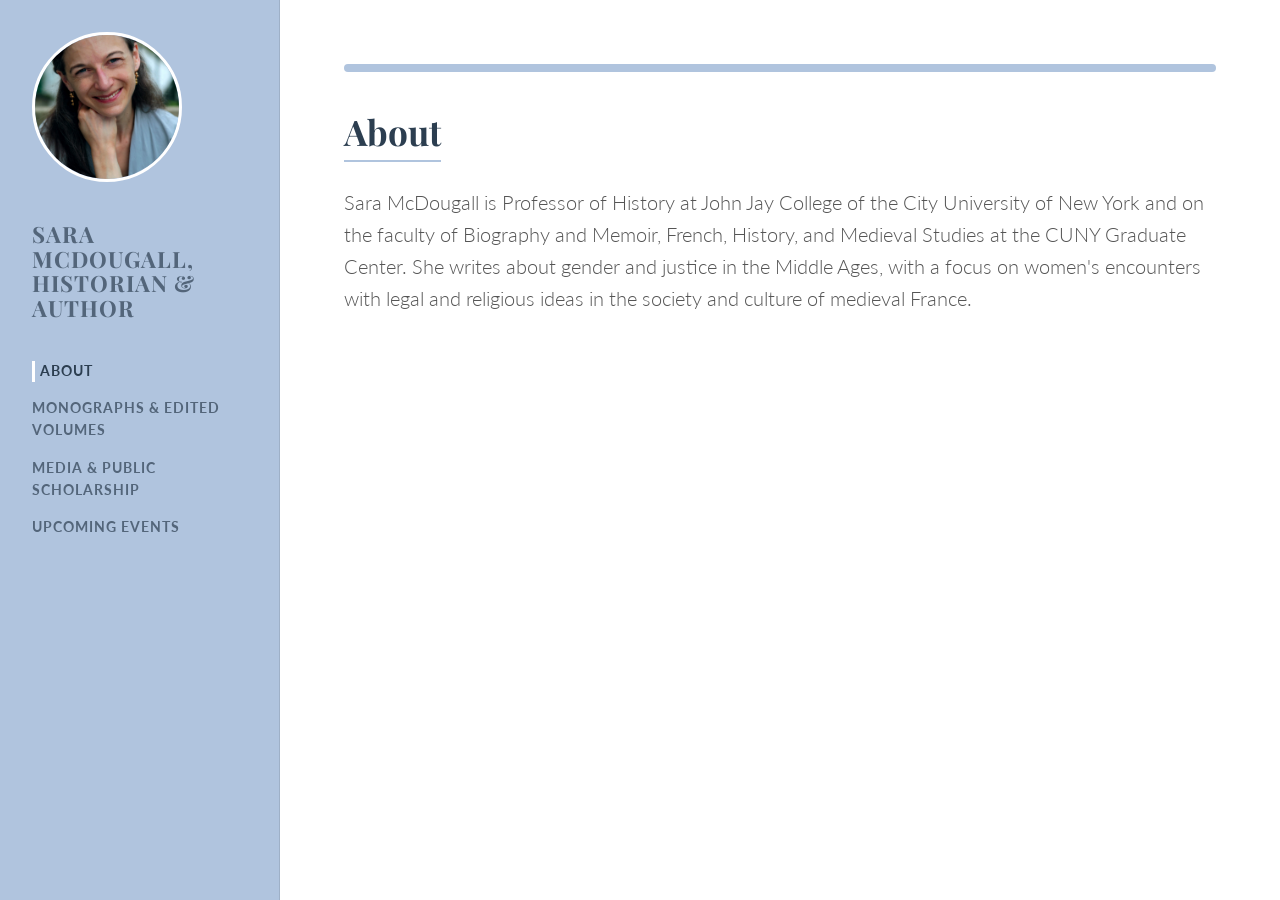
<file: index.html>
<!DOCTYPE html>
<html lang="en">
<head>
    <meta charset="UTF-8">
    <meta name="viewport" content="width=device-width, initial-scale=1.0">
    <title>About | Sara McDougall</title>
    <link href="https://fonts.googleapis.com/css2?family=Playfair+Display:wght@700&family=Lato:wght@300;400;700&display=swap" rel="stylesheet">
    <link rel="stylesheet" href="style.css">
</head>
<body>

<nav>
    <div class="headshot-container">
        <img src="mcdhead2019.jpg" alt="Sara McDougall">
    </div>
    <h1><a href="index.html">Sara McDougall, Historian & Author</a></h1>
    
    <a href="index.html" class="active">About</a>
    <a href="monographs.html">Monographs & Edited Volumes</a>
    <a href="media.html">Media & Public Scholarship</a>
    <a href="events.html">Upcoming Events</a>
</nav>

<main>
    <div class="page-header-accent"></div>
    
    <section id="about">
        <h2>About</h2>
        <p style="font-size: 1.25rem; font-weight: 300; margin-bottom: 1.5rem; color: #555;">
            Sara McDougall is Professor of History at John Jay College of the City University of New York and on the faculty of Biography and Memoir, French, History, and Medieval Studies at the CUNY Graduate Center. She writes about gender and justice in the Middle Ages, with a focus on women's encounters with legal and religious ideas in the society and culture of medieval France.
        </p>
    </section>
</main>

</body>
</html>
</file>
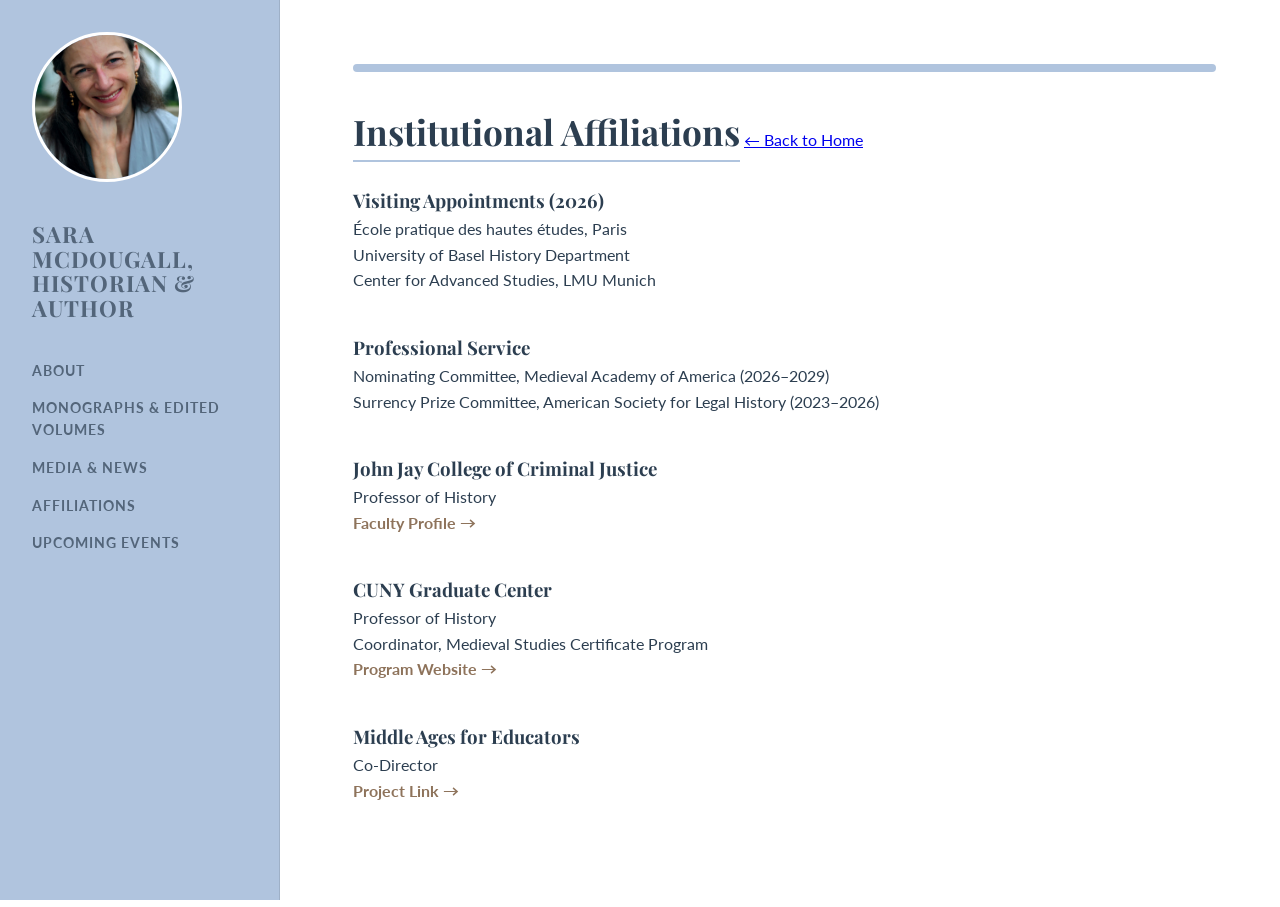
<file: affiliations.html>
<!DOCTYPE html>
<html lang="en">
<head>
    <meta charset="UTF-8">
    <meta name="viewport" content="width=device-width, initial-scale=1.0">
    <title>Affiliations | Sara McDougall</title>
    <link href="https://fonts.googleapis.com/css2?family=Playfair+Display:wght@700&family=Lato:wght@300;400;700&display=swap" rel="stylesheet">
    <link rel="stylesheet" href="style.css">
</head>
<body>
<<nav>
    <div class="headshot-container">
        <img src="mcdhead2019.jpg" alt="Sara McDougall">
    </div>
    <h1><a href="index.html">Sara McDougall, Historian & Author</a></h1>
    <a href="index.html">About</a>
    <a href="monographs.html">Monographs & Edited Volumes</a>
    <a href="media.html">Media & News</a>
    <a href="affiliations.html">Affiliations</a>
    <a href="events.html">Upcoming Events</a>
</nav>
<main>
    <div class="page-header-accent"></div>
    <h2>Institutional Affiliations</h2>
    <a href="index.html" class="back-btn">← Back to Home</a>
    <div style="margin-bottom: 2.5rem;">
    <h3 style="font-family: 'Playfair Display', serif;">Visiting Appointments (2026)</h3>
    <p>École pratique des hautes études, Paris </p>
    <p>University of Basel History Department </p>
    <p>Center for Advanced Studies, LMU Munich </p>
</div>

<div style="margin-bottom: 2.5rem;">
    <h3 style="font-family: 'Playfair Display', serif;">Professional Service</h3>
    <p>Nominating Committee, Medieval Academy of America (2026–2029) </p>
    <p>Surrency Prize Committee, American Society for Legal History (2023–2026) </p>
</div>
    <div style="margin-bottom: 2.5rem;">
        <h3 style="font-family: 'Playfair Display', serif;">John Jay College of Criminal Justice</h3>
        <p>Professor of History</p>
        <p><a href="https://www.jjay.cuny.edu/faculty/sara-mcdougall" target="_blank" style="color:var(--accent); text-decoration:none; font-weight:bold;">Faculty Profile →</a></p>
    </div>

    <div style="margin-bottom: 2.5rem;">
        <h3 style="font-family: 'Playfair Display', serif;">CUNY Graduate Center</h3>
        <p>Professor of History</p>
        <p>Coordinator, Medieval Studies Certificate Program</p>
        <p><a href="https://www.gc.cuny.edu/medieval-studies" target="_blank" style="color:var(--accent); text-decoration:none; font-weight:bold;">Program Website →</a></p>
    </div>

    <div style="margin-bottom: 2.5rem;">
        <h3 style="font-family: 'Playfair Display', serif;">Middle Ages for Educators</h3>
        <p>Co-Director</p>
        <p><a href="https://middleagesforeducators.princeton.edu/" target="_blank" style="color:var(--accent); text-decoration:none; font-weight:bold;">Project Link →</a></p>
    </div>
</main>
</body>
</html>
</file>
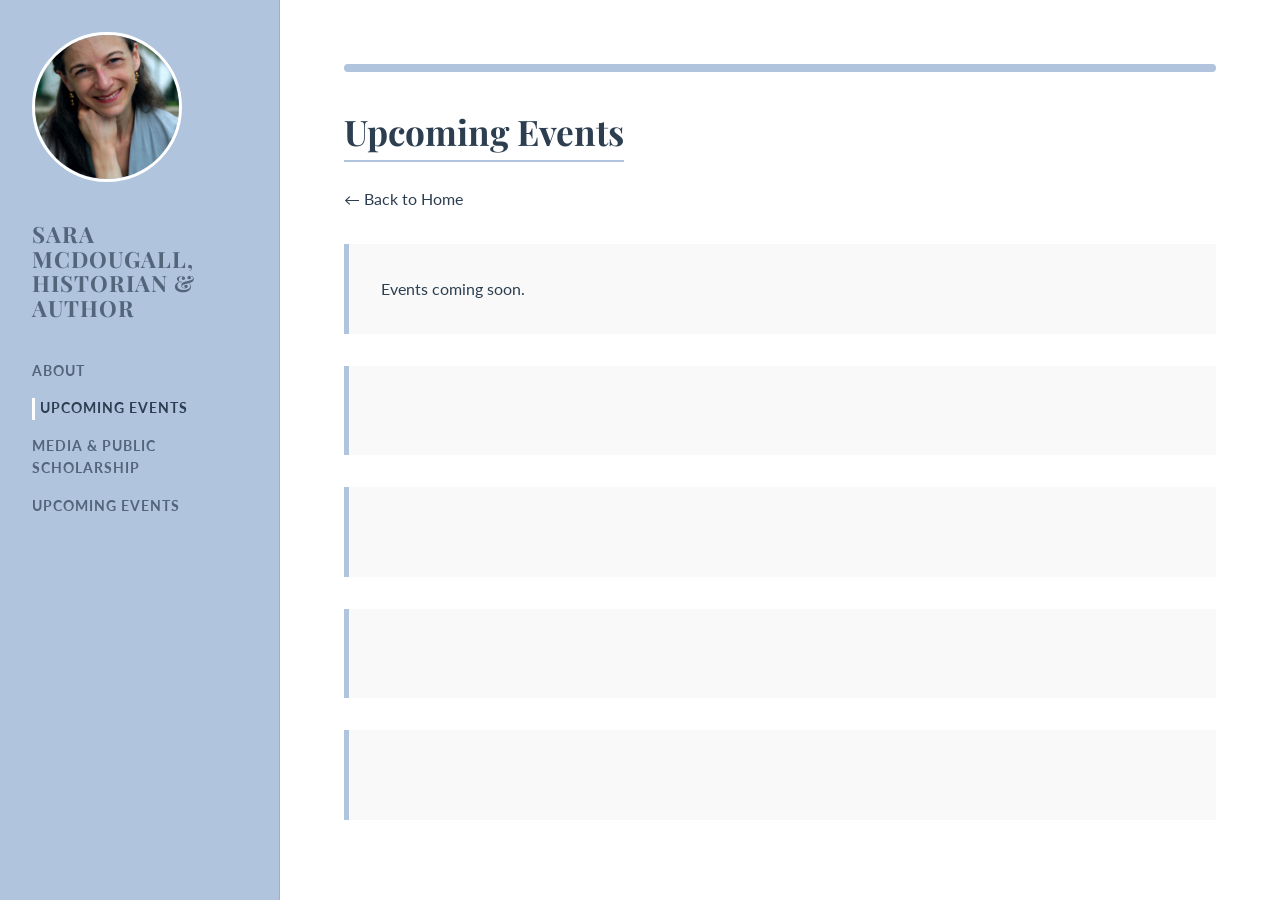
<file: events.html>
<!DOCTYPE html>
<html lang="en">
<head>
    <meta charset="UTF-8">
    <meta name="viewport" content="width=device-width, initial-scale=1.0">
    <title>Events | Sara McDougall</title>
    <link href="https://fonts.googleapis.com/css2?family=Playfair+Display:wght@700&family=Lato:wght@300;400;700&display=swap" rel="stylesheet">
    <link rel="stylesheet" href="style.css">
</head>
<body>

<nav>
    <div class="headshot-container">
        <img src="mcdhead2019.jpg" alt="Sara McDougall">
    </div>
    <h1><a href="index.html">Sara McDougall, Historian & Author</a></h1>
    
    <a href="index.html">About</a>
    <a href="monographs.html" class="active">Upcoming Events</a>
    <a href="media.html">Media & Public Scholarship</a>
    <a href="events.html">Upcoming Events</a>
</nav>

<main>
    <div class="page-header-accent"></div>
    <h2>Upcoming Events</h2>
    <a href="index.html" class="back-btn" style="display: block; margin-bottom: 2rem; text-decoration: none; color: var(--dark-text);">← Back to Home</a>

    <div style="background: var(--light-grey); padding: 2rem; border-left: 5px solid var(--primary); margin-bottom: 2rem;">
        <p>Events coming soon.</p>
    </div>

    <div style="background: var(--light-grey); padding: 2rem; border-left: 5px solid var(--primary); margin-bottom: 2rem;">
        <p>&nbsp;</p>
    </div>

    <div style="background: var(--light-grey); padding: 2rem; border-left: 5px solid var(--primary); margin-bottom: 2rem;">
        <p>&nbsp;</p>
    </div>

    <div style="background: var(--light-grey); padding: 2rem; border-left: 5px solid var(--primary); margin-bottom: 2rem;">
        <p>&nbsp;</p>
    </div>

    <div style="background: var(--light-grey); padding: 2rem; border-left: 5px solid var(--primary);">
        <p>&nbsp;</p>
    </div>
</main>

</body>
</html>
</file>
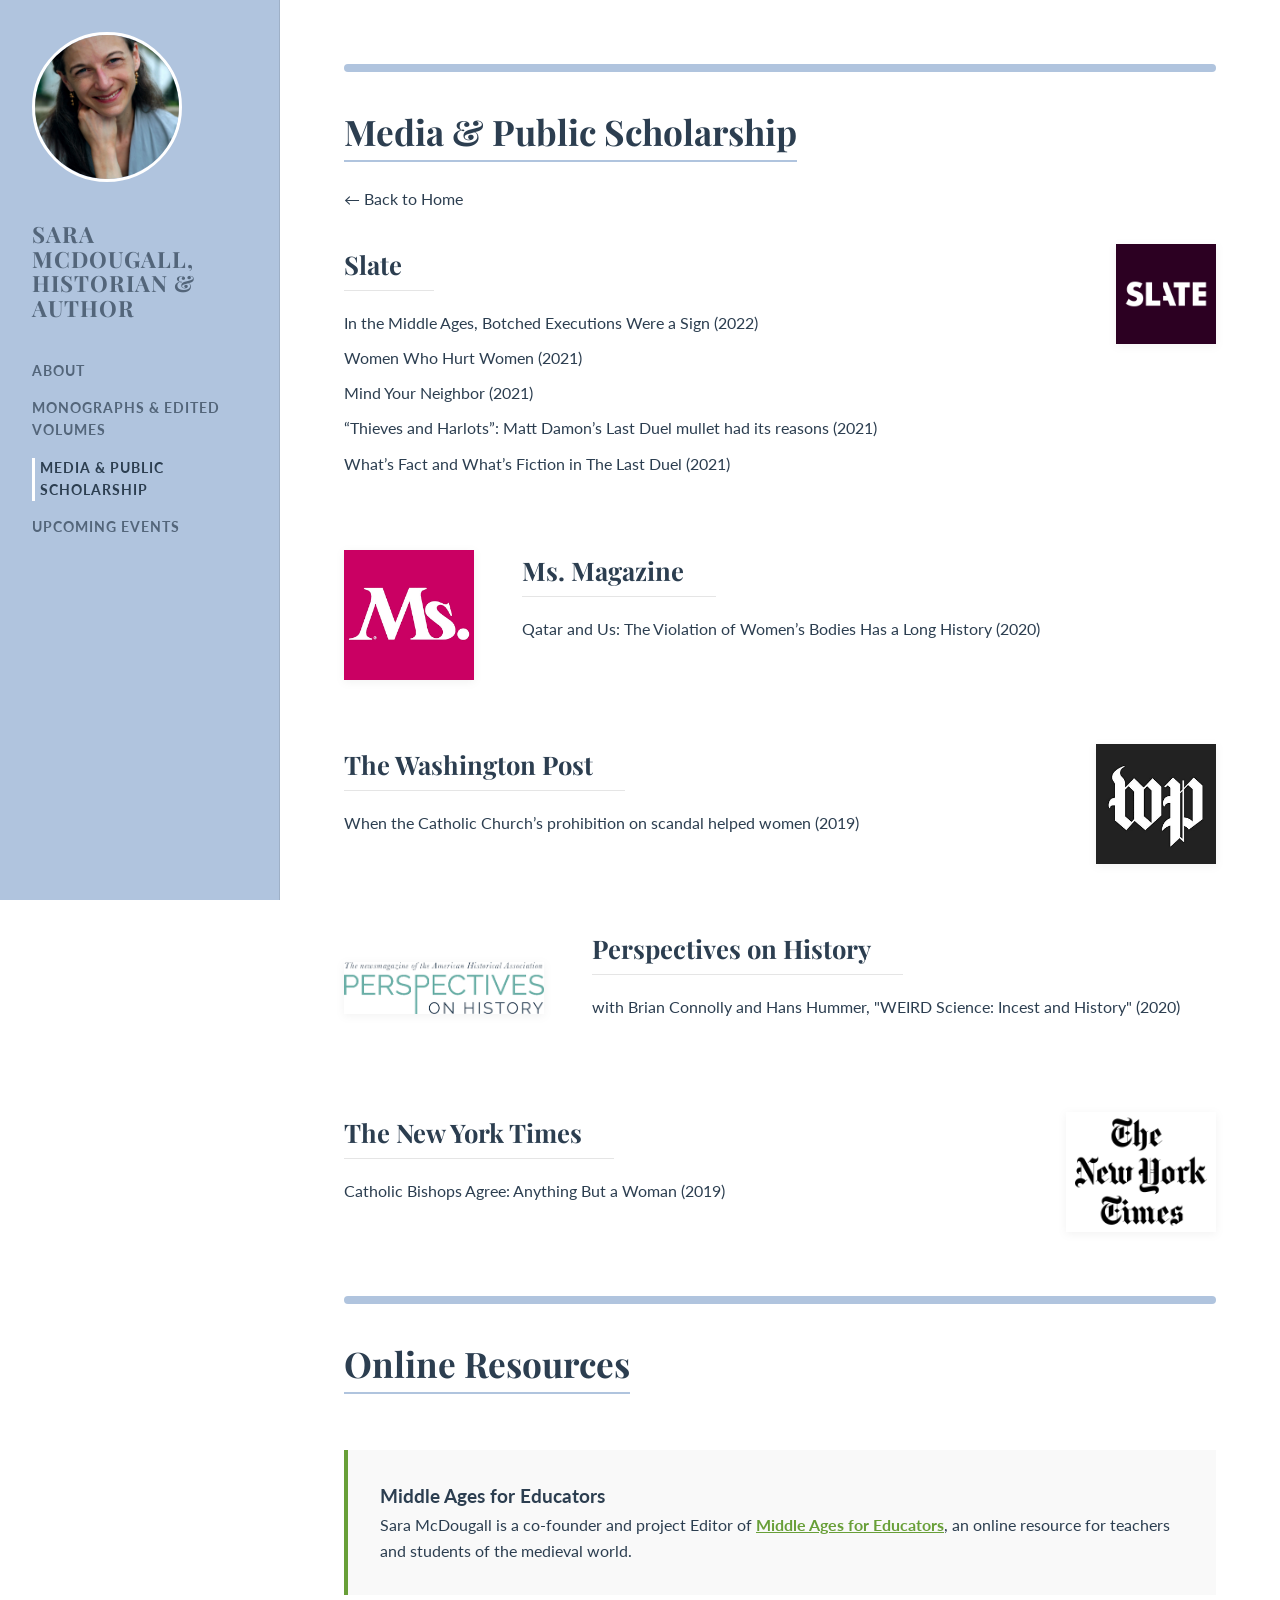
<file: media.html>
<!DOCTYPE html>
<html lang="en">
<head>
    <meta charset="UTF-8">
    <meta name="viewport" content="width=device-width, initial-scale=1.0">
    <title>Media | Sara McDougall</title>
    <link href="https://fonts.googleapis.com/css2?family=Playfair+Display:wght@700&family=Lato:wght@300;400;700&display=swap" rel="stylesheet">
    <link rel="stylesheet" href="style.css">
</head>
<body>

<nav>
    <div class="headshot-container">
        <img src="mcdhead2019.jpg" alt="Sara McDougall">
    </div>
    <h1><a href="index.html">Sara McDougall, Historian & Author</a></h1>
    
    <a href="index.html">About</a>
    <a href="monographs.html">Monographs & Edited Volumes</a>
    <a href="media.html" class="active">Media & Public Scholarship</a>
    <a href="events.html">Upcoming Events</a>
</nav>

<main>
    <div class="page-header-accent"></div>
    <h2>Media & Public Scholarship</h2>
    <a href="index.html" class="back-btn" style="display: block; margin-bottom: 2rem; text-decoration: none; color: var(--dark-text);">← Back to Home</a>

    <div class="news-item logo-right">
        <div class="text-content">
            <h3>Slate</h3>
            <p><a href="https://slate.com/news-and-politics/2022/12/alabama-executions-kenneth-eugene-smith-history-capital-punishment.html" target="_blank">In the Middle Ages, Botched Executions Were a Sign (2022)</a></p>
            <p><a href="https://slate.com/news-and-politics/2021/12/ghislaine-maxwell-trial-history-of-female-complicity-in-sexual-abuse.html?pay=1775692936308&support_journalism=please" target="_blank">Women Who Hurt Women (2021)</a></p>
            
            <p><a href="https://slate.com/news-and-politics/2021/09/pregnancy-laws-medieval-europe-how-they-compare-to-texas-abortion-law.html?pay=1775693163844&support_journalism=please" target="_blank">Mind Your Neighbor (2021)</a></p>
            <p><a href="https://slate.com/culture/2021/10/the-last-duel-hairstyles-historical-accuracy.html?pay=1775693047695&support_journalism=please" target="_blank">“Thieves and Harlots”: Matt Damon’s Last Duel mullet had its reasons (2021)</a></p>
            <p><a href="https://slate.com/culture/2021/10/last-duel-movie-historical-accuracy.html?pay=1775693105594&support_journalism=please" target="_blank">What’s Fact and What’s Fiction in The Last Duel (2021)</a></p>
        </div>
        <img src="slate-logo.png" alt="Slate Logo" class="publication-logo">
    </div>

    <div class="news-item logo-left">
        <img src="ms-magazine-logo.png" alt="Ms. Magazine Logo" class="publication-logo">
        <div class="text-content">
            <h3>Ms. Magazine</h3>
            <p><a href="https://msmagazine.com/2020/11/23/qatar-airlines-women-strip-search-baby/" target="_blank">Qatar and Us: The Violation of Women’s Bodies Has a Long History (2020)</a></p>
        </div>
    </div>

    <div class="news-item logo-right">
        <div class="text-content">
            <h3>The Washington Post</h3>
            <p><a href="https://www.washingtonpost.com/outlook/2019/02/13/when-catholic-churchs-prohibition-scandal-helped-women/" target="_blank">When the Catholic Church’s prohibition on scandal helped women (2019)</a></p>
        </div>
        <img src="washington-post-logo.png" alt="Washington Post Logo" class="publication-logo">
    </div>

    <div class="news-item logo-left">
        <img src="perpectives.png" alt="Perspectives on History Logo" class="publication-logo">
        <div class="text-content">
            <h3>Perspectives on History</h3>
            <p><a href="https://www.historians.org/perspectives-article/weird-science-incest-and-history-may-2020/" target="_blank">with Brian Connolly and Hans Hummer, "WEIRD Science: Incest and History" (2020)</a></p>
        </div>
    </div>

    <div class="news-item logo-right">
        <div class="text-content">
            <h3>The New York Times</h3>
            <p><a href="https://www.nytimes.com/2019/10/30/opinion/catholic-married-priests-women.html" target="_blank">Catholic Bishops Agree: Anything But a Woman (2019)</a></p>
        </div>
        <img src="New_York_Times_logo_variation.jpg" alt="The New York Times Logo" class="publication-logo">
    </div>
  
    <div class="page-header-accent"></div>
    <h2>Online Resources</h2>

    <section style="margin-top: 2rem; padding: 2rem; background-color: #f9f9f9; border-left: 4px solid #689f38;">
        <h3>Middle Ages for Educators</h3>
        <p>Sara McDougall is a co-founder and project Editor of <strong><a href="https://middleagesforeducators.princeton.edu/" target="_blank" style="color: #689f38; text-decoration: underline;">Middle Ages for Educators</a></strong>, an online resource for teachers and students of the medieval world.</p>
    </section>
</main>
</body>
</html>
</file>
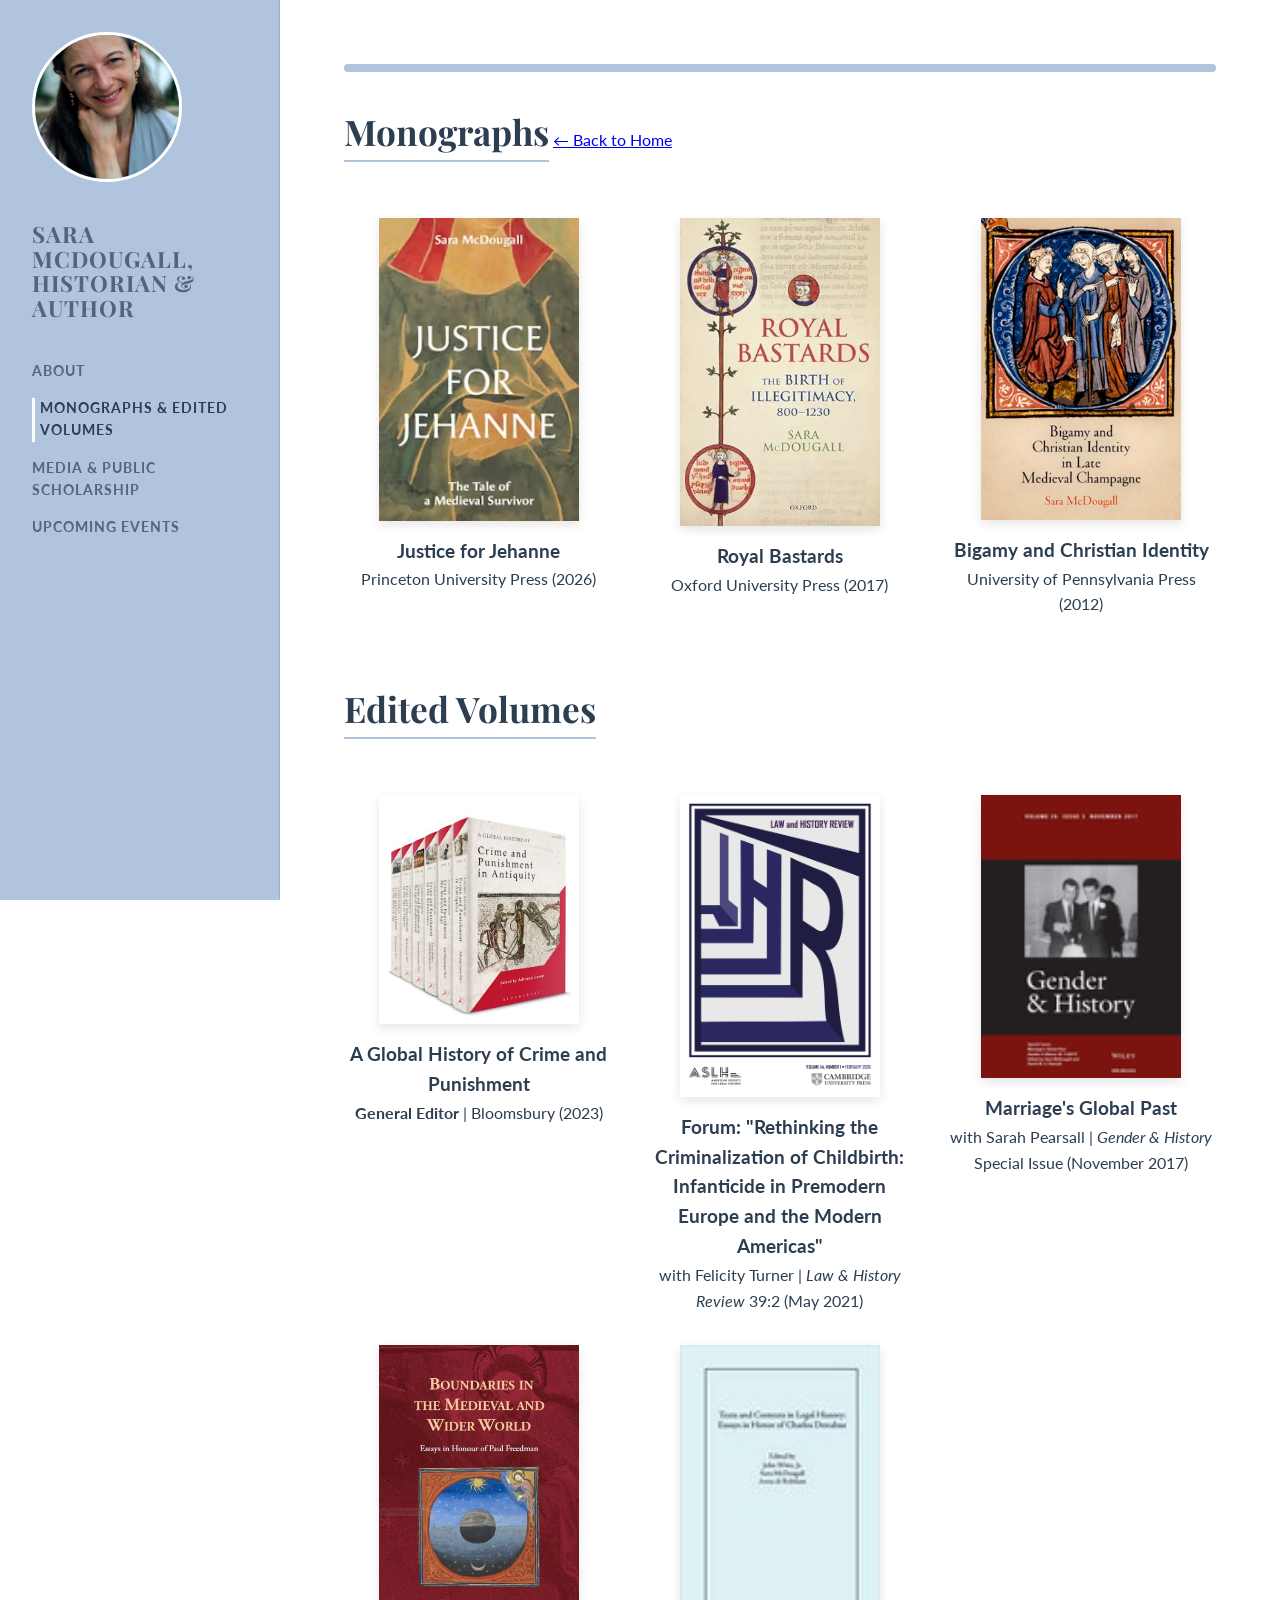
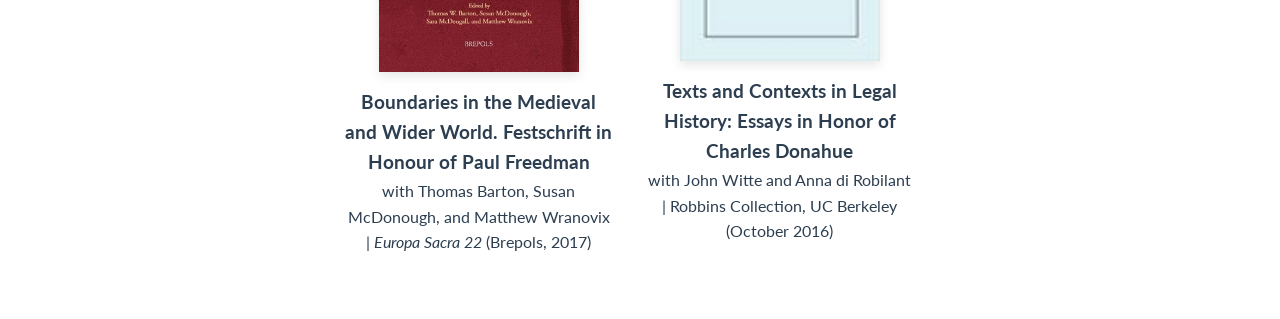
<file: monographs.html>
<!DOCTYPE html>
<html lang="en">
<head>
    <meta charset="UTF-8">
    <meta name="viewport" content="width=device-width, initial-scale=1.0">
    <title>Publications | Sara McDougall</title>
    <link href="https://fonts.googleapis.com/css2?family=Playfair+Display:wght@700&family=Lato:wght@300;400;700&display=swap" rel="stylesheet">
    <link rel="stylesheet" href="style.css">
</head>
<body>

<nav>
    <div class="headshot-container">
        <img src="mcdhead2019.jpg" alt="Sara McDougall">
    </div>
    <h1><a href="index.html">Sara McDougall, Historian & Author</a></h1>
    
    <a href="index.html">About</a>
    <a href="monographs.html" class="active">Monographs & Edited Volumes</a>
    <a href="media.html">Media & Public Scholarship</a>
    <a href="events.html">Upcoming Events</a>
</nav>

<main>
    <div class="page-header-accent"></div>
    <h2>Monographs</h2>
    <a href="index.html" class="back-btn">← Back to Home</a>
    <div class="book-grid">
        <div class="book-card">
            <img src="9780691268910.avif" alt="Justice for Jehanne">
            <h3>Justice for Jehanne</h3>
            <p>Princeton University Press (2026)</p>
        </div>

        <div class="book-card">
            <img src="51JIecsTuDL._SY445_SX342_FMwebp_.webp" alt="Royal Bastards">
            <h3><a href="https://global.oup.com/academic/product/royal-bastards-9780198785828?cc=us&lang=en&" target="_blank">Royal Bastards</a></h3>
            <p>Oxford University Press (2017)</p>
        </div>

        <div class="book-card">
            <img src="bigamy-book.jpg" alt="Bigamy and Christian Identity">
            <h3><a href="https://www.pennpress.org/9780812243987/bigamy-and-christian-identity-in-late-medieval-champagne/" target="_blank">Bigamy and Christian Identity</a></h3>
            <p>University of Pennsylvania Press (2012)</p>
        </div>
    </div>

    <section style="margin-top: 4rem;">
        <h2>Edited Volumes</h2>
        <div class="book-grid">
            <div class="book-card">
                <img src="9781472584847.jpg" alt="Global History of Crime">
                <h3><a href="https://www.bloomsbury.com/us/global-history-of-crime-and-punishment-9781472584847/" target="_blank">A Global History of Crime and Punishment</a></h3>
                <p><strong>General Editor</strong> | Bloomsbury (2023)</p>
            </div>

            <div class="book-card">
                <img src="law_and_history_review.jpg" alt="Law and History Review">
                <h3>Forum: "Rethinking the Criminalization of Childbirth: Infanticide in Premodern Europe and the Modern Americas"</h3>
                <p>with Felicity Turner | <em>Law & History Review</em> 39:2 (May 2021)</p>
            </div>

            <div class="book-card">
                <img src="gender_and_history.webp" alt="Gender and History">
                <h3>Marriage's Global Past</h3>
                <p>with Sarah Pearsall | <em>Gender & History</em> Special Issue (November 2017)</p>
            </div>

            <div class="book-card">
                <img src="boundaries.jpg" alt="Boundaries in the Medieval and Wider World">
                <h3>Boundaries in the Medieval and Wider World. Festschrift in Honour of Paul Freedman</h3>
                <p>with Thomas Barton, Susan McDonough, and Matthew Wranovix | <em>Europa Sacra 22</em> (Brepols, 2017)</p>
            </div>

            <div class="book-card">
                <img src="texts_and_contexts.jpg" alt="Texts and Contexts in Legal History">
                <h3>Texts and Contexts in Legal History: Essays in Honor of Charles Donahue</h3>
                <p>with John Witte and Anna di Robilant | Robbins Collection, UC Berkeley (October 2016)</p>
            </div>
        </div>
    </section>
</main>
</body>
</html>
</file>
<file: style.css>
/* style.css */

:root { 
    --primary: #b0c4de; 
    --dark-text: #2c3e50; 
    --accent: #8e735b; 
    --bg: #ffffff; 
    --light-grey: #f9f9f9; 
}

* { 
    box-sizing: border-box; 
    margin: 0; 
    padding: 0; 
}

body { 
    font-family: 'Lato', sans-serif; 
    line-height: 1.6; 
    color: var(--dark-text); 
    background-color: var(--bg); 
    display: flex; 
}

/* Sidebar Navigation */
nav { 
    width: 280px; 
    height: 100vh; 
    background: var(--primary); 
    color: var(--dark-text); 
    position: fixed; 
    padding: 2rem; 
    display: flex; 
    flex-direction: column; 
    border-right: 1px solid rgba(0,0,0,0.1); 
}

.headshot-container { 
    width: 150px; 
    height: 150px; 
    border-radius: 50%; 
    overflow: hidden; 
    margin-bottom: 1.5rem; 
    border: 3px solid white; 
    flex-shrink: 0; 
}

.headshot-container img { 
    width: 100%; 
    height: 100%; 
    object-fit: cover; 
}

/* Sidebar Title Spacing Fix */
nav h1 {
    margin: 0;
    padding: 0;
}

nav h1 a { 
    font-family: 'Playfair Display', serif; 
    font-size: 1.4rem; 
    color: var(--dark-text); 
    text-decoration: none; 
    line-height: 1.1; /* Tight line spacing for the title */
    display: block;
    margin-bottom: 1.5rem; 
}

nav a { 
    color: var(--dark-text); 
    text-decoration: none; 
    margin-top: 1rem; 
    font-weight: 700; 
    text-transform: uppercase; 
    letter-spacing: 1px; 
    font-size: 0.85rem; 
    transition: 0.3s; 
    opacity: 0.7; 
}

nav a:hover, nav a.active { 
    opacity: 1; 
    padding-left: 5px; 
    border-left: 3px solid white; 
}

/* Main Content */
main { 
    margin-left: 280px; 
    padding: 4rem; 
    max-width: 1100px; 
    width: 100%; 
}

.page-header-accent { 
    width: 100%; 
    height: 8px; 
    background: var(--primary); 
    margin-bottom: 2rem; 
    border-radius: 4px; 
}

h2 { 
    font-family: 'Playfair Display', serif; 
    font-size: 2.2rem; 
    color: var(--dark-text); 
    margin-bottom: 1.5rem; 
    border-bottom: 2px solid var(--primary); 
    display: inline-block; 
}

/* Responsive Design */
@media (max-width: 768px) { 
    body { flex-direction: column; } 
    nav { width: 100%; height: auto; position: relative; padding: 1.5rem; } 
    main { margin-left: 0; padding: 2rem; } 
}
/* --- Publication Grid Styles --- */

.book-grid {
    display: grid;
    grid-template-columns: repeat(3, 1fr); /* Creates 3 equal columns */
    gap: 2rem;                             /* Spacing between books */
    margin-top: 2rem;
    align-items: start;
}

.book-card {
    text-align: center; 
}

.book-card img {
    width: 100%;       
    max-width: 200px;  /* Keeps the book covers a reasonable size */
    height: auto;      
    display: block;
    margin: 0 auto 1rem auto; /* Centers the image inside the column */
    box-shadow: 0 4px 10px rgba(0,0,0,0.1); 
}

/* Mobile fix: stacks them on small screens */
@media (max-width: 600px) {
    .book-grid {
        grid-template-columns: 1fr;
    }
}
/* --- Media Page Styles --- */

.news-item {
    margin-bottom: 3rem; /* Adds space between each publication section */
}

.news-item h3 {
    font-family: 'Playfair Display', serif; /* Matches the site titles */
    font-size: 1.5rem;
    color: var(--dark-text);
    margin-bottom: 1rem;   /* Space between the subhead and the links */
    border-bottom: 1px solid #eee; /* Optional: adds a subtle line under the subhead */
    display: inline-block;
    padding-right: 2rem;
}

.news-item p {
    margin-bottom: 0.5rem; /* Space between individual articles */
}

.news-item a {
    color: var(--dark-text);
    text-decoration: none;
    transition: 0.2s;
}

.news-item a:hover {
    color: var(--accent);
    text-decoration: underline;
}
/* --- Media Page Alternating Logos --- */

/* Basic layout for each media group */
.news-item {
    display: flex;
    align-items: flex-start; /* Aligns the top of the image and top of the title */
    gap: 3rem;               /* Space between text and image */
    margin-bottom: 4rem;     /* Space between publication blocks */
    width: 100%;
}

/* Container for the text block (h3 and p links) */
.text-content {
    flex: 1; /* Makes the text box take up all remaining space */
}

/* Subheading Styling */
.news-item h3 {
    font-family: 'Playfair Display', serif;
    font-size: 1.6rem;
    color: var(--dark-text);
    margin-bottom: 1.2rem;
    border-bottom: 1px solid rgba(0,0,0,0.1);
    display: inline-block;
    padding-bottom: 0.3rem;
    padding-right: 2rem;
}

/* Link Styling */
.news-item p {
    margin-bottom: 0.6rem;
}

.news-item a {
    color: var(--dark-text);
    text-decoration: none;
    transition: 0.2s;
    line-height: 1.4;
}

.news-item a:hover {
    color: var(--accent);
    text-decoration: underline;
}

/* THE LOGO IMAGE CONTROL */
.publication-logo {
    flex-shrink: 0;         /* Prevents the image from being squished */
    width: auto;             /* Let width adjust to height */
    height: 120px;           /* Makes all logos roughly the same vertical size */
    max-width: 200px;        /* Keeps horizontal logos like Washington Post in check */
    object-fit: contain;     /* Ensures whole logo is visible without cropping */
    filter: drop-shadow(0 2px 4px rgba(0,0,0,0.05)); /* Optional soft shadow for polish */
}

/* Adjustments for the specific logos based on their visual content */

/* Slate logo (image_0.png) is solid and bold; needs slightly less height */
.logo-right img[src*="slate"] {
    height: 100px;
}

/* Ms. Magazine logo (image_1.png) is a square shape */
.logo-left img[src*="ms-magazine"] {
    height: 130px; /* Slightly taller because it's square */
}

/* --- Mobile Responsiveness --- */
@media (max-width: 900px) {
    .news-item {
        flex-direction: column !important; /* Stack text above image on small screens */
        align-items: center;
        text-align: center;
        gap: 1.5rem;
    }
    
    .news-item h3 {
        padding-right: 0;
    }
    
    /* Make logos slightly smaller on mobile */
    .publication-logo {
        height: 80px !important;
        margin-top: 1rem;
    }
}/* Keep linked book titles dark unless hovered */
.book-card h3 a {
    text-decoration: none;
    color: var(--dark-text);
}

.book-card h3 a:hover {
    color: var(--accent); /* Changes color slightly when mouse is over it */
    text-decoration: underline;
}
</file>
